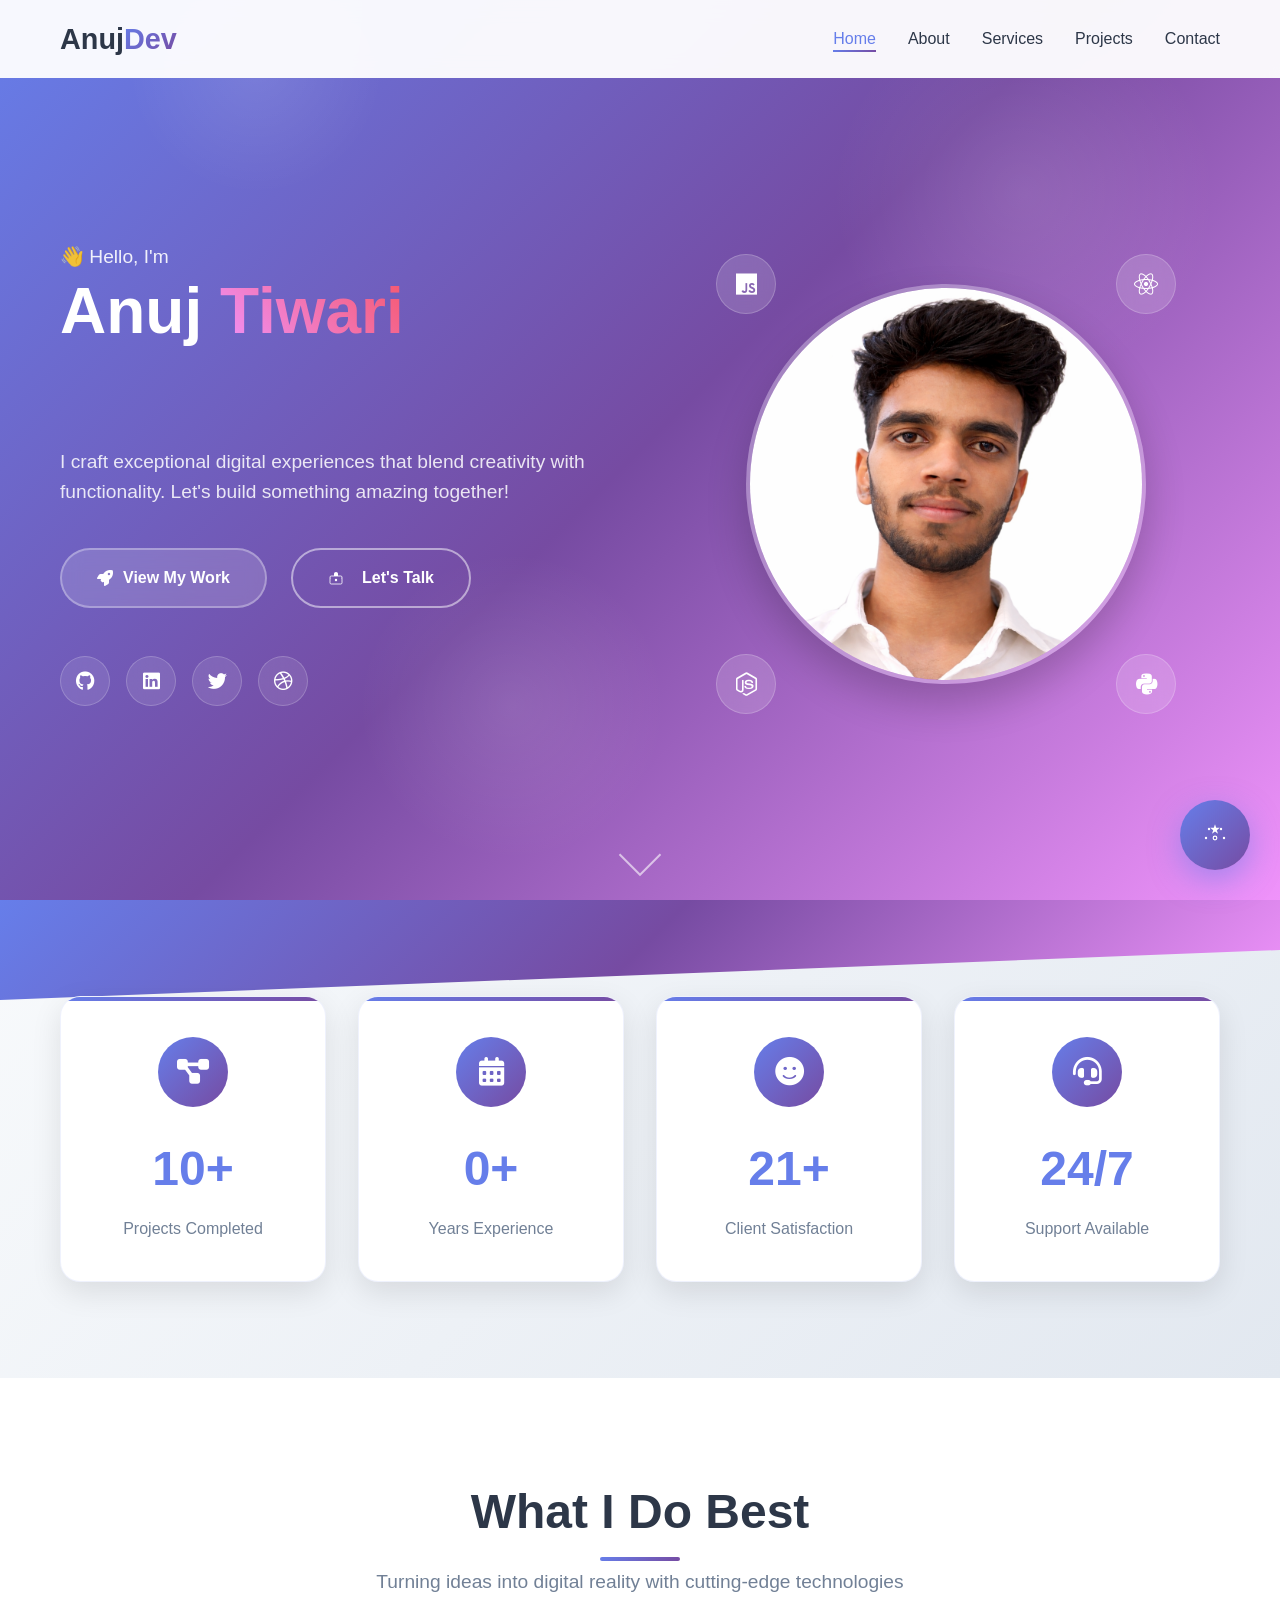
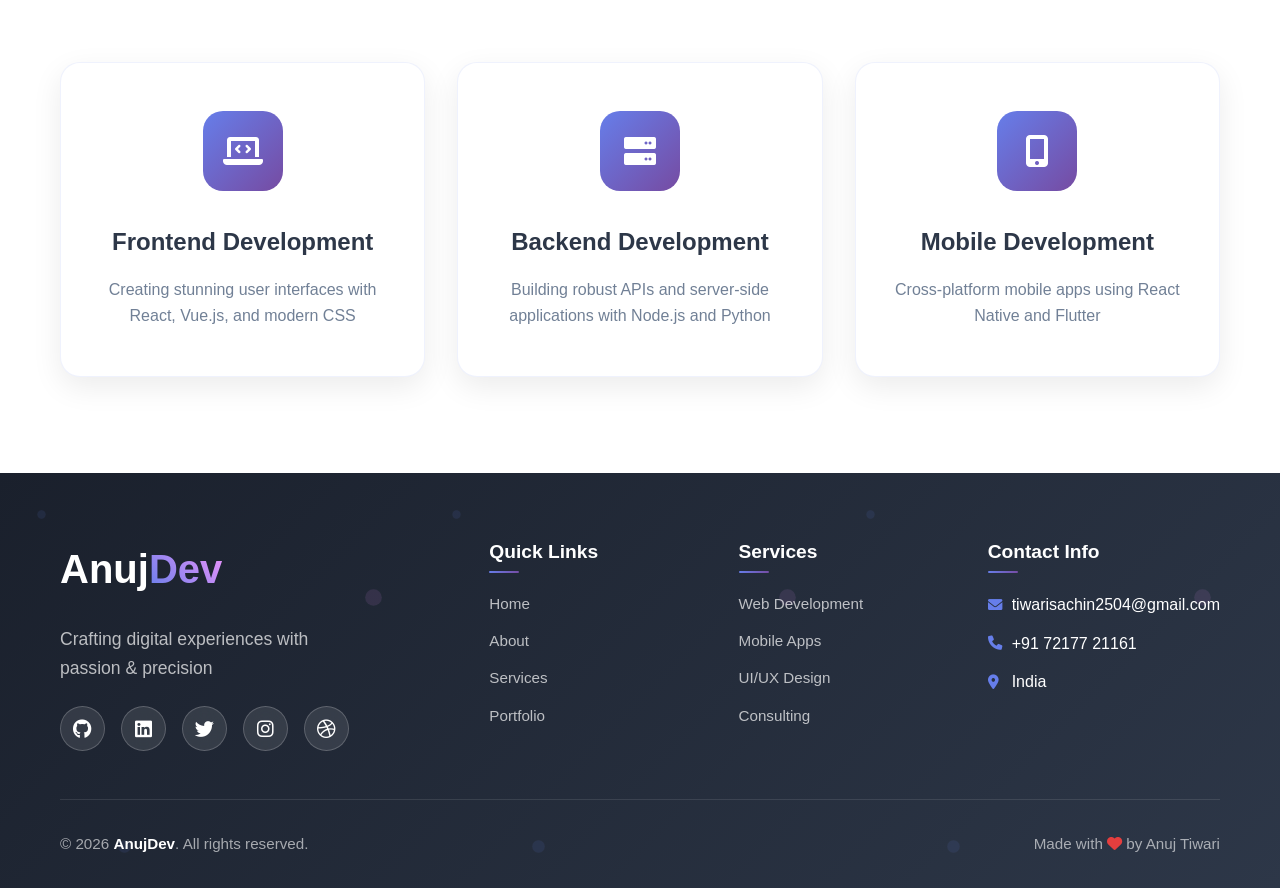
<file: index.html>
<!DOCTYPE html>
<html lang="en">
<head>
    <meta charset="UTF-8">
    <meta name="viewport" content="width=device-width, initial-scale=1.0">
    <title>Portfolio - Home</title>
    <link rel="stylesheet" href="css/style.css">
    <link href="https://cdnjs.cloudflare.com/ajax/libs/font-awesome/6.0.0/css/all.min.css" rel="stylesheet">
</head>
<body>
    <nav class="navbar">
        <div class="nav-container">
            <div class="logo">Anuj<span class="logo-accent">Dev</span></div>
            <ul class="nav-menu">
                <li><a href="index.html" class="active">Home</a></li>
                <li><a href="about.html">About</a></li>
                <li><a href="services.html">Services</a></li>
                <li><a href="portfolio.html">Projects</a></li>
                <li><a href="contact.html">Contact</a></li>
            </ul>
            <div class="hamburger">
                <span></span>
                <span></span>
                <span></span>
            </div>
        </div>
    </nav>

    <!-- Hero Section -->
    <section class="hero">
        <div class="hero-bg-animation"></div>
        <div class="container">
            <div class="hero-content">
                <div class="hero-text">
                    <div class="hero-greeting">👋 Hello, I'm</div>
                    <h1 class="hero-name">Anuj <span class="highlight">Tiwari</span></h1>
                    <div class="hero-roles">
                        <span class="role active">Full Stack Developer</span>
                        <span class="role">UI/UX Designer</span>
                        <span class="role">Problem Solver</span>
                    </div>
                    <p class="hero-description">I craft exceptional digital experiences that blend creativity with functionality. Let's build something amazing together!</p>
                    <div class="hero-buttons">
                        <a href="portfolio.html" class="btn btn-primary">
                            <i class="fas fa-rocket"></i>
                            View My Work
                        </a>
                        <a href="contact.html" class="btn btn-secondary">
                            <svg width="16" height="16" viewBox="0 0 40 40" fill="currentColor" style="margin-right: 8px;">
                                <rect x="5" y="15" width="30" height="20" rx="3" fill="none" stroke="currentColor" stroke-width="2"/>
                                <path d="M15 15V10C15 7 17 5 20 5S25 7 25 10V15"/>
                                <circle cx="20" cy="25" r="3"/>
                                <path d="M20 28V32"/>
                                <path d="M8 8L12 12"/>
                                <path d="M32 8L28 12"/>
                                <circle cx="6" cy="20" r="1"/>
                                <circle cx="34" cy="20" r="1"/>
                            </svg>
                            Let's Talk
                        </a>
                    </div>
                    <div class="hero-social">
                        <a href="https://github.com/Anuj-Tiwari2504" target="_blank" class="social-icon"><i class="fab fa-github"></i></a>
                        <a href="https://www.linkedin.com/in/anuj-tiwari-32aa5432b" target="_blank" class="social-icon"><i class="fab fa-linkedin"></i></a>
                        <a href="#" class="social-icon"><i class="fab fa-twitter"></i></a>
                        <a href="#" class="social-icon"><i class="fab fa-dribbble"></i></a>
                    </div>
                </div>
                <div class="hero-visual">
                    <div class="hero-image-container">
                        <div class="profile-image">
                            <img src="images/Profile.jpg" alt="Anuj Tiwari - Full Stack Developer" class="profile-photo">
                            <div class="floating-elements">
                                <div class="floating-icon" style="--delay: 0s"><i class="fab fa-react"></i></div>
                                <div class="floating-icon" style="--delay: 1s"><i class="fab fa-node-js"></i></div>
                                <div class="floating-icon" style="--delay: 2s"><i class="fab fa-python"></i></div>
                                <div class="floating-icon" style="--delay: 3s"><i class="fab fa-js"></i></div>
                            </div>
                        </div>
                    </div>
                </div>
            </div>
        </div>
        <div class="scroll-indicator">
            <div class="scroll-arrow"></div>
        </div>
    </section>

    <!-- Stats Section -->
    <section class="stats">
        <div class="container">
            <div class="stats-grid">
                <div class="stat-card">
                    <div class="stat-icon">
                        <i class="fas fa-project-diagram"></i>
                    </div>
                    <div class="stat-number" data-count="50">0</div>
                    <div class="stat-label">Projects Completed</div>
                </div>
                <div class="stat-card">
                    <div class="stat-icon">
                        <i class="fas fa-calendar-alt"></i>
                    </div>
                    <div class="stat-number" data-count="3">0</div>
                    <div class="stat-label">Years Experience</div>
                </div>
                <div class="stat-card">
                    <div class="stat-icon">
                        <i class="fas fa-smile"></i>
                    </div>
                    <div class="stat-number" data-count="100">0</div>
                    <div class="stat-label">Client Satisfaction</div>
                </div>
                <div class="stat-card">
                    <div class="stat-icon">
                        <i class="fas fa-headset"></i>
                    </div>
                    <div class="stat-number">24/7</div>
                    <div class="stat-label">Support Available</div>
                </div>
            </div>
        </div>
    </section>

    <!-- Skills Preview Section -->
    <section class="skills-preview">
        <div class="container">
            <div class="section-header">
                <h2>What I Do Best</h2>
                <p>Turning ideas into digital reality with cutting-edge technologies</p>
            </div>
            <div class="skills-grid">
                <div class="skill-card">
                    <div class="skill-icon">
                        <i class="fas fa-laptop-code"></i>
                    </div>
                    <h3>Frontend Development</h3>
                    <p>Creating stunning user interfaces with React, Vue.js, and modern CSS</p>
                </div>
                <div class="skill-card">
                    <div class="skill-icon">
                        <i class="fas fa-server"></i>
                    </div>
                    <h3>Backend Development</h3>
                    <p>Building robust APIs and server-side applications with Node.js and Python</p>
                </div>
                <div class="skill-card">
                    <div class="skill-icon">
                        <i class="fas fa-mobile-alt"></i>
                    </div>
                    <h3>Mobile Development</h3>
                    <p>Cross-platform mobile apps using React Native and Flutter</p>
                </div>
            </div>
        </div>
    </section>

    <footer class="footer">
        <div class="container">
            <div class="footer-content">
                <div class="footer-brand">
                    <div class="footer-logo">Anuj<span class="logo-accent">Dev</span></div>
                    <p class="footer-tagline">Crafting digital experiences with passion & precision</p>
                    <div class="footer-social">
                        <a href="https://github.com/Anuj-Tiwari2504" target="_blank" class="footer-social-link"><i class="fab fa-github"></i></a>
                        <a href="https://www.linkedin.com/in/anuj-tiwari-32aa5432b" target="_blank" class="footer-social-link"><i class="fab fa-linkedin"></i></a>
                        <a href="#" class="footer-social-link"><i class="fab fa-twitter"></i></a>
                        <a href="#" class="footer-social-link"><i class="fab fa-instagram"></i></a>
                        <a href="#" class="footer-social-link"><i class="fab fa-dribbble"></i></a>
                    </div>
                </div>
                <div class="footer-links">
                    <div class="footer-column">
                        <h4>Quick Links</h4>
                        <ul>
                            <li><a href="index.html">Home</a></li>
                            <li><a href="about.html">About</a></li>
                            <li><a href="services.html">Services</a></li>
                            <li><a href="portfolio.html">Portfolio</a></li>
                        </ul>
                    </div>
                    <div class="footer-column">
                        <h4>Services</h4>
                        <ul>
                            <li><a href="services.html">Web Development</a></li>
                            <li><a href="services.html">Mobile Apps</a></li>
                            <li><a href="services.html">UI/UX Design</a></li>
                            <li><a href="services.html">Consulting</a></li>
                        </ul>
                    </div>
                    <div class="footer-column">
                        <h4>Contact Info</h4>
                        <ul>
                            <li><i class="fas fa-envelope"></i> tiwarisachin2504@gmail.com</li>
                            <li><i class="fas fa-phone"></i> +91 72177 21161</li>
                            <li><i class="fas fa-map-marker-alt"></i> India</li>
                        </ul>
                    </div>
                </div>
            </div>
            <div class="footer-bottom">
                <div class="footer-copyright">
                    <p>&copy; 2026 <strong>AnujDev</strong>. All rights reserved.</p>
                </div>
                <div class="footer-credits">
                    <p>Made with <i class="fas fa-heart"></i> by Anuj Tiwari</p>
                </div>
            </div>
        </div>
    </footer>

    <!-- AI Assistant Contact Button -->
    <button onclick="toggleChatbot()" class="ai-contact-btn">
        <svg width="24" height="24" viewBox="0 0 40 40" fill="currentColor">
            <path d="M20 2L22 8H28L23 12L25 18L20 14L15 18L17 12L12 8H18L20 2Z"/>
            <circle cx="20" cy="25" r="3" fill="none" stroke="currentColor" stroke-width="2"/>
            <circle cx="10" cy="10" r="2"/>
            <circle cx="30" cy="10" r="2"/>
            <circle cx="35" cy="25" r="2"/>
            <circle cx="5" cy="25" r="2"/>
        </svg>
    </button>

    <!-- AI Chatbot -->
    <div id="chatbot" class="chatbot-container">
        <div class="chatbot-header">
            <div class="chatbot-title">
                <svg width="20" height="20" viewBox="0 0 40 40" fill="currentColor" style="margin-right: 8px;">
                    <path d="M20 2L22 8H28L23 12L25 18L20 14L15 18L17 12L12 8H18L20 2Z"/>
                    <circle cx="20" cy="25" r="3" fill="none" stroke="currentColor" stroke-width="2"/>
                    <circle cx="10" cy="10" r="2"/>
                    <circle cx="30" cy="10" r="2"/>
                </svg>
                AI Assistant
            </div>
            <button onclick="toggleChatbot()" class="chatbot-close">×</button>
        </div>
        <div class="chatbot-messages" id="chatMessages">
            <div class="message bot-message">
                <div class="message-content">Hi! I'm Anuj's AI Assistant. How can I help you today?</div>
            </div>
        </div>
        <div class="chatbot-input">
            <input type="text" id="chatInput" placeholder="Type your message..." onkeypress="handleKeyPress(event)">
            <button onclick="sendMessage()" class="send-btn">Send</button>
        </div>
    </div>

    <script src="js/script.js"></script>
    <script>
        function toggleChatbot() {
            const chatbot = document.getElementById('chatbot');
            chatbot.style.display = chatbot.style.display === 'none' ? 'flex' : 'none';
        }

        function handleKeyPress(event) {
            if (event.key === 'Enter') {
                sendMessage();
            }
        }

        function sendMessage() {
            const input = document.getElementById('chatInput');
            const messages = document.getElementById('chatMessages');
            const message = input.value.trim();
            
            if (message) {
                // Add user message
                messages.innerHTML += `<div class="message user-message"><div class="message-content">${message}</div></div>`;
                input.value = '';
                
                // Add bot response
                setTimeout(() => {
                    const response = getBotResponse(message);
                    messages.innerHTML += `<div class="message bot-message"><div class="message-content">${response}</div></div>`;
                    messages.scrollTop = messages.scrollHeight;
                }, 1000);
                
                messages.scrollTop = messages.scrollHeight;
            }
        }

        function getBotResponse(message) {
            const msg = message.toLowerCase();
            if (msg.includes('hello') || msg.includes('hi')) {
                return "Hello! I'm here to help you learn more about Anuj's services. What would you like to know?";
            } else if (msg.includes('service') || msg.includes('work')) {
                return "Anuj offers Web Development, Mobile Apps, UI/UX Design, and AI Solutions. Which service interests you?";
            } else if (msg.includes('contact') || msg.includes('reach')) {
                return "You can reach Anuj at tiwarisachin2504@gmail.com or +91 72177 21161. Would you like me to help you get in touch?";
            } else if (msg.includes('price') || msg.includes('cost')) {
                return "Pricing varies by project complexity. Web development starts from ₹15,000. Would you like a detailed quote?";
            } else if (msg.includes('experience')) {
                return "Anuj has 3+ years of experience in full-stack development with 50+ completed projects. Impressive, right?";
            } else {
                return "That's interesting! Feel free to ask about Anuj's services, experience, or how to get in touch. I'm here to help!";
            }
        }

        // Initially hide chatbot
        document.getElementById('chatbot').style.display = 'none';
        
        // Close hamburger menu when clicking outside
        document.addEventListener('click', function(event) {
            const navMenu = document.querySelector('.nav-menu');
            const hamburger = document.querySelector('.hamburger');
            
            if (!hamburger.contains(event.target) && !navMenu.contains(event.target)) {
                navMenu.classList.remove('active');
            }
        });
    </script></script>
</body>
</html>
</file>
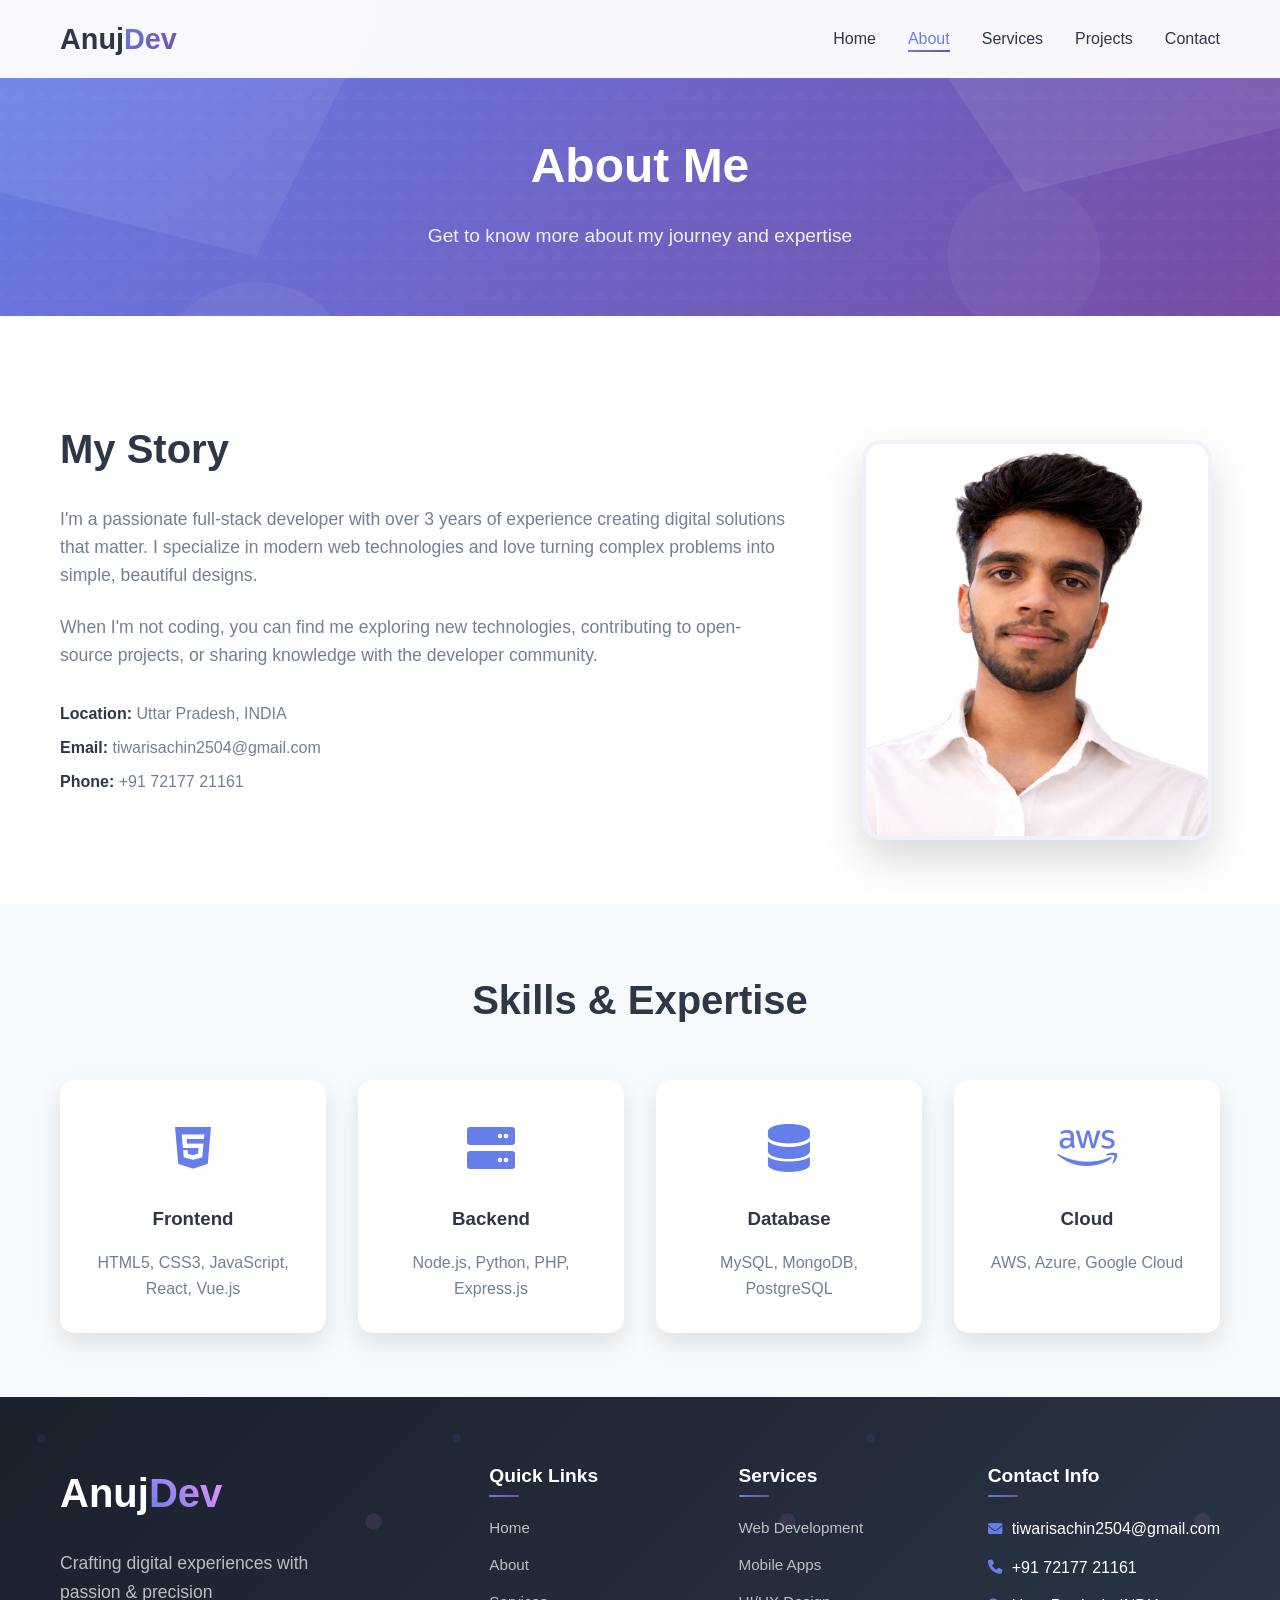
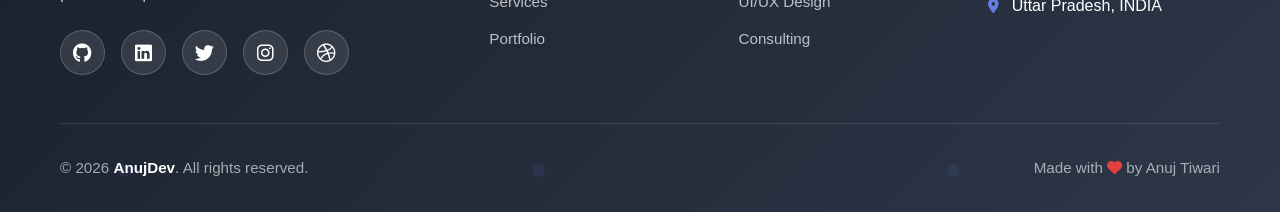
<file: about.html>
<!DOCTYPE html>
<html lang="en">
<head>
    <meta charset="UTF-8">
    <meta name="viewport" content="width=device-width, initial-scale=1.0">
    <title>AnujDev - About</title>
    <link rel="icon" type="image/svg+xml" href="data:image/svg+xml,<svg xmlns='http://www.w3.org/2000/svg' viewBox='0 0 100 100'><text y='.9em' font-size='90'>💻</text></svg>">
    <link rel="stylesheet" href="css/style.css">
    <link href="https://cdnjs.cloudflare.com/ajax/libs/font-awesome/6.0.0/css/all.min.css" rel="stylesheet">
</head>
<body>
    <nav class="navbar">
        <div class="nav-container">
            <div class="logo">Anuj<span class="logo-accent">Dev</span></div>
            <ul class="nav-menu">
                <li><a href="index.html">Home</a></li>
                <li><a href="about.html" class="active">About</a></li>
                <li><a href="services.html">Services</a></li>
                <li><a href="portfolio.html">Projects</a></li>
                <li><a href="contact.html">Contact</a></li>
            </ul>
            <div class="hamburger">
                <span></span>
                <span></span>
                <span></span>
            </div>
        </div>
    </nav>

    <section class="page-header">
        <div class="container">
            <h1>About Me</h1>
            <p>Get to know more about my journey and expertise</p>
        </div>
    </section>

    <section class="about-content">
        <div class="container">
            <div class="about-grid">
                <div class="about-text">
                    <h2>My Story</h2>
                    <p>I'm a passionate full-stack developer with over 3 years of experience creating digital solutions that matter. I specialize in modern web technologies and love turning complex problems into simple, beautiful designs.</p>
                    <p>When I'm not coding, you can find me exploring new technologies, contributing to open-source projects, or sharing knowledge with the developer community.</p>
                    <div class="personal-info">
                        <div class="info-item">
                            <strong>Location:</strong> Uttar Pradesh, INDIA
                        </div>
                        <div class="info-item">
                            <strong>Email:</strong> tiwarisachin2504@gmail.com
                        </div>
                        <div class="info-item">
                            <strong>Phone:</strong> +91 72177 21161
                        </div>
                    </div>
                </div>
                <div class="about-image">
                    <img src="images/Profile.jpg" alt="Anuj Tiwari" class="about-profile-photo">
                </div>
            </div>
        </div>
    </section>

    <section class="skills">
        <div class="container">
            <h2>Skills & Expertise</h2>
            <div class="skills-grid">
                <div class="skill-item">
                    <div class="skill-icon">
                        <i class="fab fa-html5"></i>
                    </div>
                    <h3>Frontend</h3>
                    <p>HTML5, CSS3, JavaScript, React, Vue.js</p>
                </div>
                <div class="skill-item">
                    <div class="skill-icon">
                        <i class="fas fa-server"></i>
                    </div>
                    <h3>Backend</h3>
                    <p>Node.js, Python, PHP, Express.js</p>
                </div>
                <div class="skill-item">
                    <div class="skill-icon">
                        <i class="fas fa-database"></i>
                    </div>
                    <h3>Database</h3>
                    <p>MySQL, MongoDB, PostgreSQL</p>
                </div>
                <div class="skill-item">
                    <div class="skill-icon">
                        <i class="fab fa-aws"></i>
                    </div>
                    <h3>Cloud</h3>
                    <p>AWS, Azure, Google Cloud</p>
                </div>
            </div>
        </div>
    </section>

    <footer class="footer">
        <div class="container">
            <div class="footer-content">
                <div class="footer-brand">
                    <div class="footer-logo">Anuj<span class="logo-accent">Dev</span></div>
                    <p class="footer-tagline">Crafting digital experiences with passion & precision</p>
                    <div class="footer-social">
                        <a href="https://github.com/Anuj-Tiwari2504" target="_blank" class="footer-social-link"><i class="fab fa-github"></i></a>
                        <a href="https://www.linkedin.com/in/anuj-tiwari-32aa5432b" target="_blank" class="footer-social-link"><i class="fab fa-linkedin"></i></a>
                        <a href="#" class="footer-social-link"><i class="fab fa-twitter"></i></a>
                        <a href="#" class="footer-social-link"><i class="fab fa-instagram"></i></a>
                        <a href="#" class="footer-social-link"><i class="fab fa-dribbble"></i></a>
                    </div>
                </div>
                <div class="footer-links">
                    <div class="footer-column">
                        <h4>Quick Links</h4>
                        <ul>
                            <li><a href="index.html">Home</a></li>
                            <li><a href="about.html">About</a></li>
                            <li><a href="services.html">Services</a></li>
                            <li><a href="portfolio.html">Portfolio</a></li>
                        </ul>
                    </div>
                    <div class="footer-column">
                        <h4>Services</h4>
                        <ul>
                            <li><a href="services.html">Web Development</a></li>
                            <li><a href="services.html">Mobile Apps</a></li>
                            <li><a href="services.html">UI/UX Design</a></li>
                            <li><a href="services.html">Consulting</a></li>
                        </ul>
                    </div>
                    <div class="footer-column">
                        <h4>Contact Info</h4>
                        <ul>
                            <li><i class="fas fa-envelope"></i> tiwarisachin2504@gmail.com</li>
                            <li><i class="fas fa-phone"></i> +91 72177 21161</li>
                            <li><i class="fas fa-map-marker-alt"></i> Uttar Pradesh, INDIA</li>
                        </ul>
                    </div>
                </div>
            </div>
            <div class="footer-bottom">
                <div class="footer-copyright">
                    <p>&copy; 2026 <strong>AnujDev</strong>. All rights reserved.</p>
                </div>
                <div class="footer-credits">
                    <p>Made with <i class="fas fa-heart"></i> by Anuj Tiwari</p>
                </div>
            </div>
        </div>
    </footer>

    <script src="js/script.js"></script>
</body>
</html>
</file>
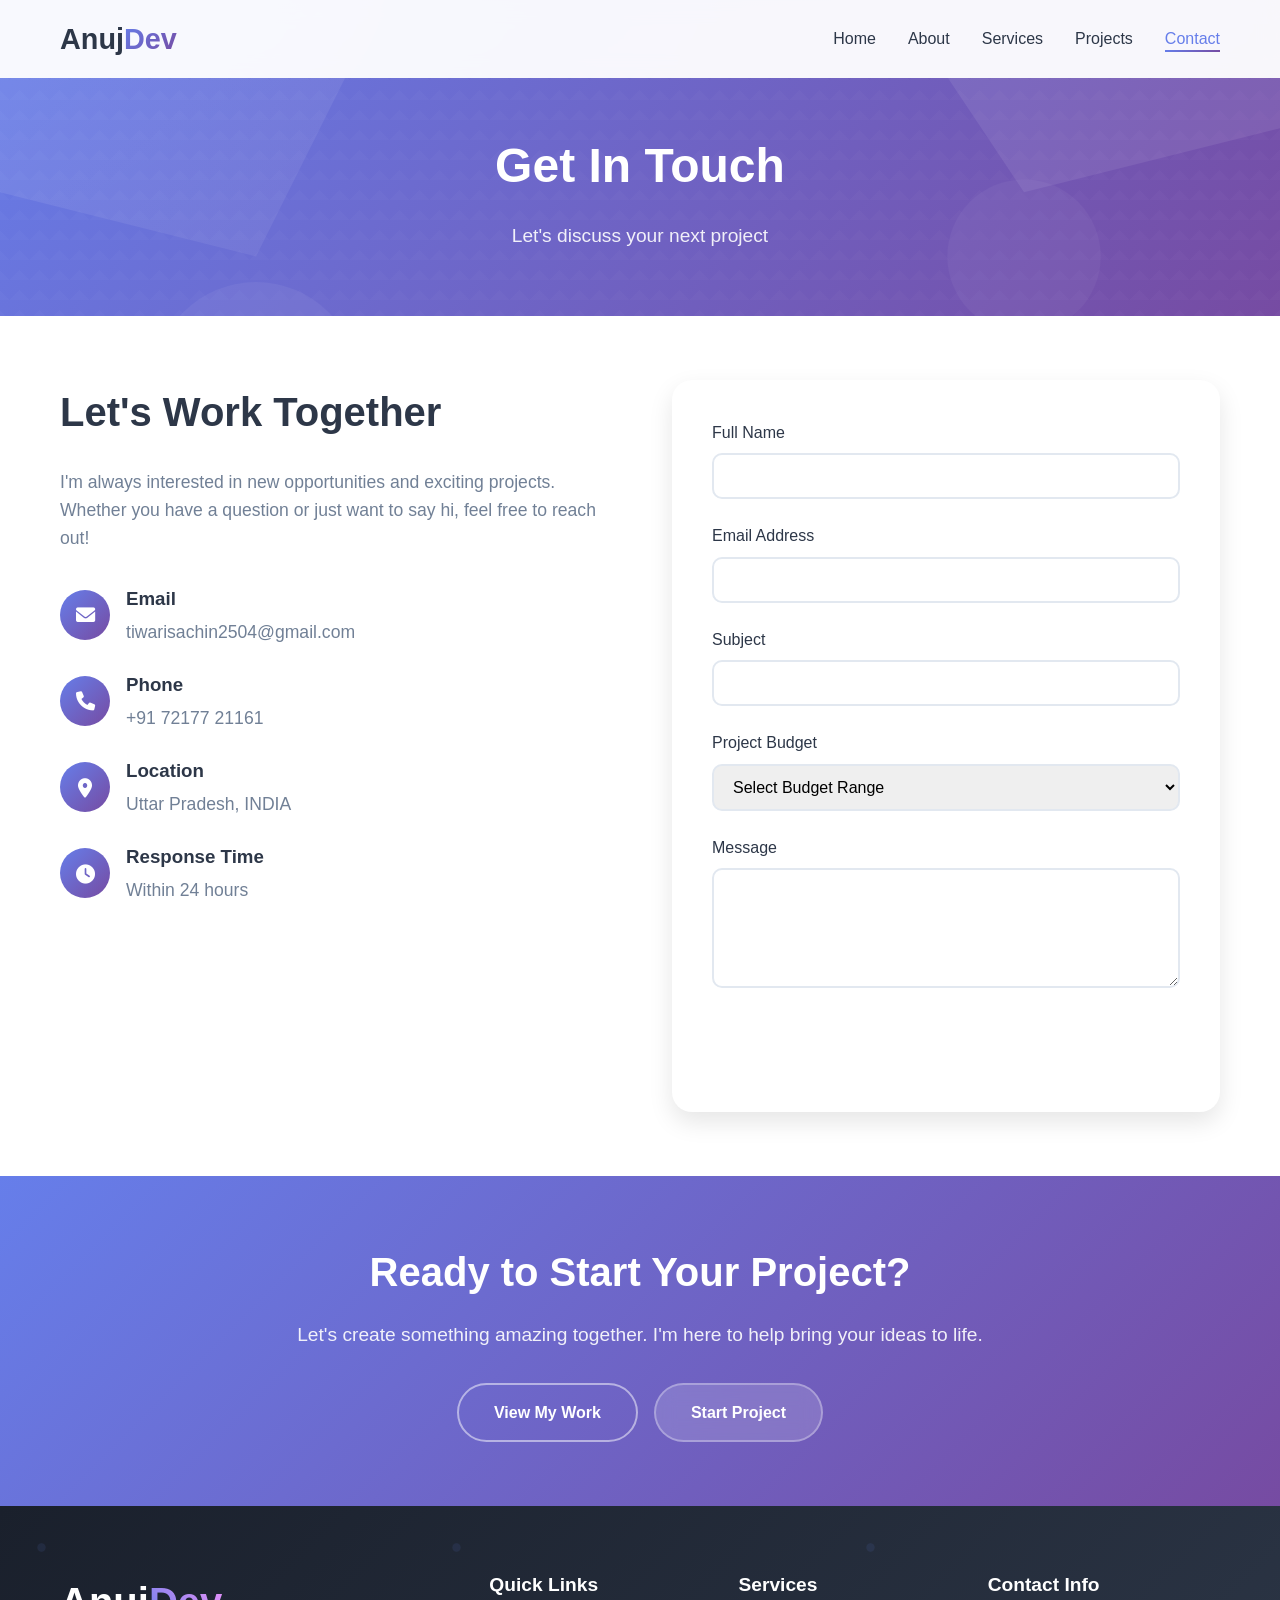
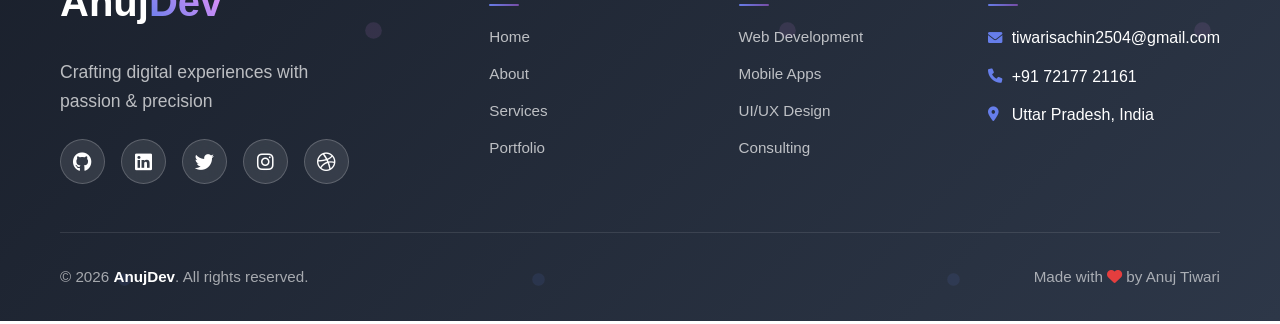
<file: contact.html>
<!DOCTYPE html>
<html lang="en">
<head>
    <meta charset="UTF-8">
    <meta name="viewport" content="width=device-width, initial-scale=1.0">
    <title>AnujDev - Contact</title>
    <link rel="icon" type="image/svg+xml" href="data:image/svg+xml,<svg xmlns='http://www.w3.org/2000/svg' viewBox='0 0 100 100'><text y='.9em' font-size='90'>💻</text></svg>">
    <link rel="stylesheet" href="css/style.css">
    <link href="https://cdnjs.cloudflare.com/ajax/libs/font-awesome/6.0.0/css/all.min.css" rel="stylesheet">
</head>
<body>
    <nav class="navbar">
        <div class="nav-container">
            <div class="logo">Anuj<span class="logo-accent">Dev</span></div>
            <ul class="nav-menu">
                <li><a href="index.html">Home</a></li>
                <li><a href="about.html">About</a></li>
                <li><a href="services.html">Services</a></li>
                <li><a href="portfolio.html">Projects</a></li>
                <li><a href="contact.html" class="active">Contact</a></li>
            </ul>
            <div class="hamburger">
                <span></span>
                <span></span>
                <span></span>
            </div>
        </div>
    </nav>

    <section class="page-header">
        <div class="container">
            <h1>Get In Touch</h1>
            <p>Let's discuss your next project</p>
        </div>
    </section>

    <section class="contact-section">
        <div class="container">
            <div class="contact-grid">
                <div class="contact-info">
                    <h2>Let's Work Together</h2>
                    <p>I'm always interested in new opportunities and exciting projects. Whether you have a question or just want to say hi, feel free to reach out!</p>
                    
                    <div class="contact-items">
                        <div class="contact-item">
                            <div class="contact-icon">
                                <i class="fas fa-envelope"></i>
                            </div>
                            <div class="contact-details">
                                <h3>Email</h3>
                                <p>tiwarisachin2504@gmail.com</p>
                            </div>
                        </div>
                        
                        <div class="contact-item">
                            <div class="contact-icon">
                                <i class="fas fa-phone"></i>
                            </div>
                            <div class="contact-details">
                                <h3>Phone</h3>
                                <p>+91 72177 21161</p>
                            </div>
                        </div>
                        
                        <div class="contact-item">
                            <div class="contact-icon">
                                <i class="fas fa-map-marker-alt"></i>
                            </div>
                            <div class="contact-details">
                                <h3>Location</h3>
                                <p>Uttar Pradesh, INDIA</p>
                            </div>
                        </div>
                        
                        <div class="contact-item">
                            <div class="contact-icon">
                                <i class="fas fa-clock"></i>
                            </div>
                            <div class="contact-details">
                                <h3>Response Time</h3>
                                <p>Within 24 hours</p>
                            </div>
                        </div>
                    </div>
                </div>

                <div class="contact-form">
                    <form id="contactForm">
                        <div class="form-group">
                            <label for="name">Full Name</label>
                            <input type="text" id="name" name="name" required>
                        </div>
                        
                        <div class="form-group">
                            <label for="email">Email Address</label>
                            <input type="email" id="email" name="email" required>
                        </div>
                        
                        <div class="form-group">
                            <label for="subject">Subject</label>
                            <input type="text" id="subject" name="subject" required>
                        </div>
                        
                        <div class="form-group">
                            <label for="budget">Project Budget</label>
                            <select id="budget" name="budget">
                                <option value="">Select Budget Range</option>
                                <option value="under-1k">Under $1,000</option>
                                <option value="1k-5k">$1,000 - $5,000</option>
                                <option value="5k-10k">$5,000 - $10,000</option>
                                <option value="10k-plus">$10,000+</option>
                            </select>
                        </div>
                        
                        <div class="form-group">
                            <label for="message">Message</label>
                            <textarea id="message" name="message" rows="5" required></textarea>
                        </div>
                        
                        <button type="submit" class="btn btn-primary">Send Message</button>
                    </form>
                </div>
            </div>
        </div>
    </section>

    <section class="cta-section">
        <div class="container">
            <div class="cta-content">
                <h2>Ready to Start Your Project?</h2>
                <p>Let's create something amazing together. I'm here to help bring your ideas to life.</p>
                <div class="cta-buttons">
                    <a href="portfolio.html" class="btn btn-secondary">View My Work</a>
                    <a href="#" class="btn btn-primary" onclick="document.getElementById('contactForm').scrollIntoView()">Start Project</a>
                </div>
            </div>
        </div>
    </section>

    <footer class="footer">
        <div class="container">
            <div class="footer-content">
                <div class="footer-brand">
                    <div class="footer-logo">Anuj<span class="logo-accent">Dev</span></div>
                    <p class="footer-tagline">Crafting digital experiences with passion & precision</p>
                    <div class="footer-social">
                        <a href="https://github.com/Anuj-Tiwari2504" target="_blank" class="footer-social-link"><i class="fab fa-github"></i></a>
                        <a href="https://www.linkedin.com/in/anuj-tiwari-32aa5432b" target="_blank" class="footer-social-link"><i class="fab fa-linkedin"></i></a>
                        <a href="#" class="footer-social-link"><i class="fab fa-twitter"></i></a>
                        <a href="#" class="footer-social-link"><i class="fab fa-instagram"></i></a>
                        <a href="#" class="footer-social-link"><i class="fab fa-dribbble"></i></a>
                    </div>
                </div>
                <div class="footer-links">
                    <div class="footer-column">
                        <h4>Quick Links</h4>
                        <ul>
                            <li><a href="index.html">Home</a></li>
                            <li><a href="about.html">About</a></li>
                            <li><a href="services.html">Services</a></li>
                            <li><a href="portfolio.html">Portfolio</a></li>
                        </ul>
                    </div>
                    <div class="footer-column">
                        <h4>Services</h4>
                        <ul>
                            <li><a href="services.html">Web Development</a></li>
                            <li><a href="services.html">Mobile Apps</a></li>
                            <li><a href="services.html">UI/UX Design</a></li>
                            <li><a href="services.html">Consulting</a></li>
                        </ul>
                    </div>
                    <div class="footer-column">
                        <h4>Contact Info</h4>
                        <ul>
                            <li><i class="fas fa-envelope"></i> tiwarisachin2504@gmail.com</li>
                            <li><i class="fas fa-phone"></i> +91 72177 21161</li>
                            <li><i class="fas fa-map-marker-alt"></i> Uttar Pradesh, India</li>
                        </ul>
                    </div>
                </div>
            </div>
            <div class="footer-bottom">
                <div class="footer-copyright">
                    <p>&copy; 2026 <strong>AnujDev</strong>. All rights reserved.</p>
                </div>
                <div class="footer-credits">
                    <p>Made with <i class="fas fa-heart"></i> by Anuj Tiwari</p>
                </div>
            </div>
        </div>
    </footer>

    <script src="js/script.js"></script>
</body>
</html>
</file>
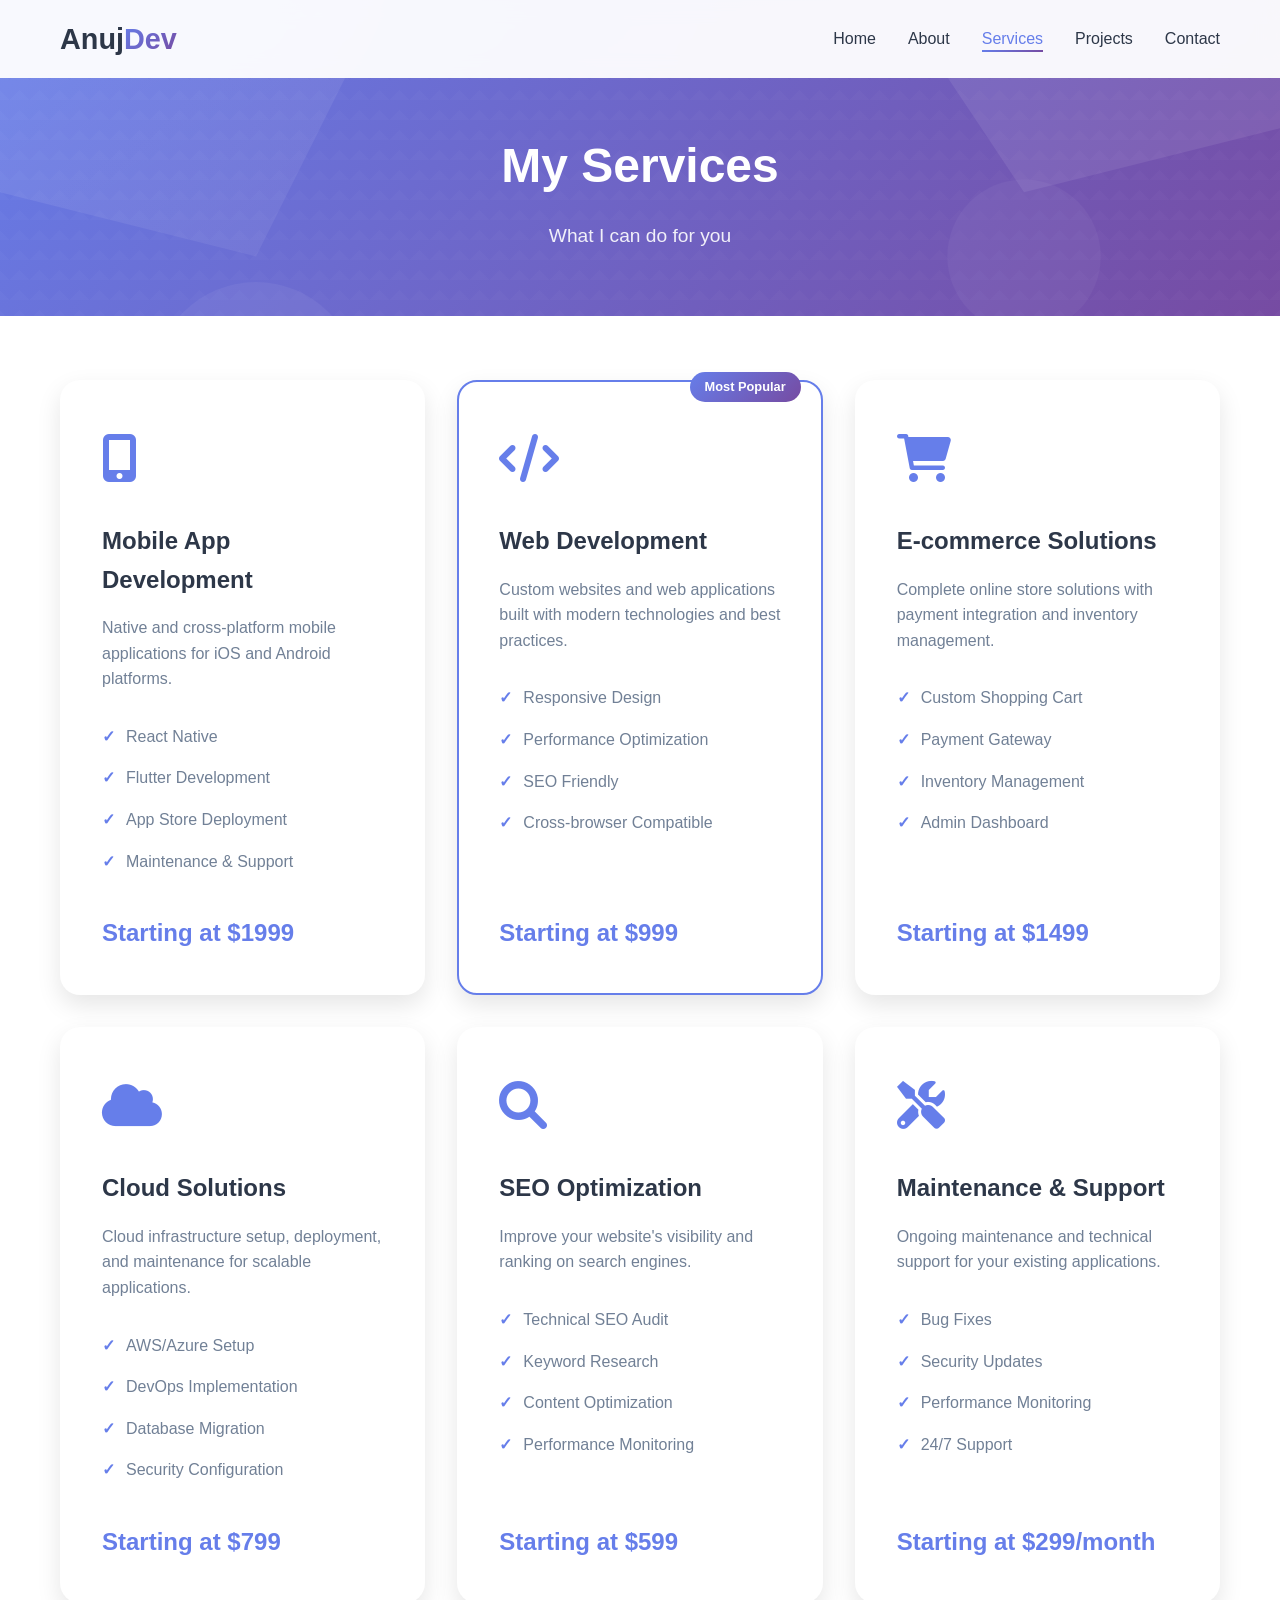
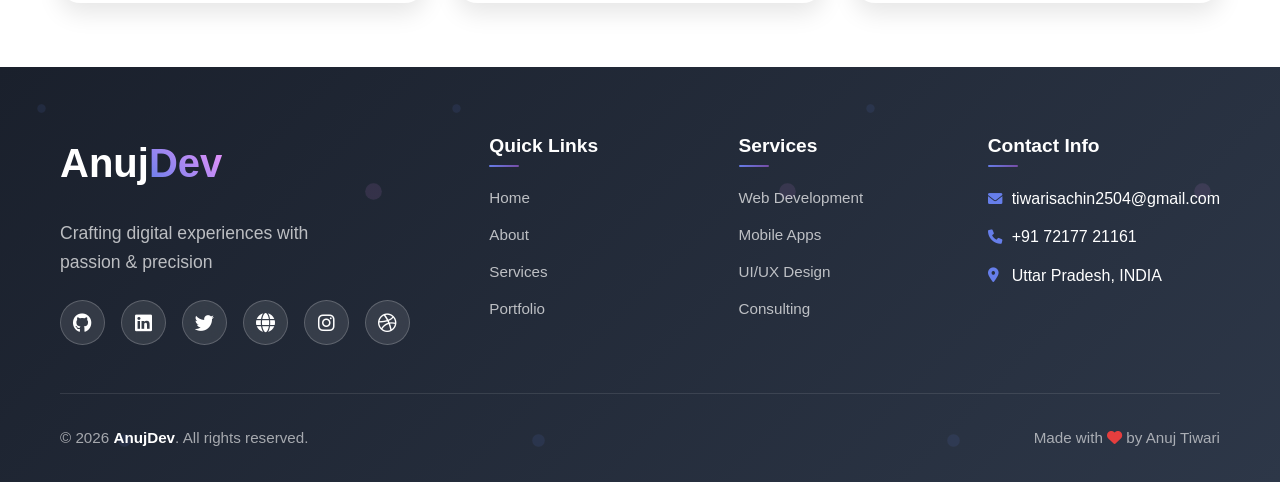
<file: services.html>
<!DOCTYPE html>
<html lang="en">
<head>
    <meta charset="UTF-8">
    <meta name="viewport" content="width=device-width, initial-scale=1.0">
    <title>AnujDev - Services</title>
    <link rel="icon" type="image/svg+xml" href="data:image/svg+xml,<svg xmlns='http://www.w3.org/2000/svg' viewBox='0 0 100 100'><text y='.9em' font-size='90'>💻</text></svg>">
    <link rel="stylesheet" href="css/style.css">
    <link href="https://cdnjs.cloudflare.com/ajax/libs/font-awesome/6.0.0/css/all.min.css" rel="stylesheet">
</head>
<body>
    <nav class="navbar">
        <div class="nav-container">
            <div class="logo">Anuj<span class="logo-accent">Dev</span></div>
            <ul class="nav-menu">
                <li><a href="index.html">Home</a></li>
                <li><a href="about.html">About</a></li>
                <li><a href="services.html" class="active">Services</a></li>
                <li><a href="portfolio.html">Projects</a></li>
                <li><a href="contact.html">Contact</a></li>
            </ul>
            <div class="hamburger">
                <span></span>
                <span></span>
                <span></span>
            </div>
        </div>
    </nav>

    <section class="page-header">
        <div class="container">
            <h1>My Services</h1>
            <p>What I can do for you</p>
        </div>
    </section>

    <section class="services">
        <div class="container">
            <div class="services-grid">
                <div class="service-card">
                    <div class="service-icon">
                        <i class="fas fa-mobile-alt"></i>
                    </div>
                    <h3>Mobile App Development</h3>
                    <p>Native and cross-platform mobile applications for iOS and Android platforms.</p>
                    <ul>
                        <li>React Native</li>
                        <li>Flutter Development</li>
                        <li>App Store Deployment</li>
                        <li>Maintenance & Support</li>
                    </ul>
                    <div class="service-price">Starting at $1999</div>
                </div>

                <div class="service-card featured">
                    <div class="service-icon">
                        <i class="fas fa-code"></i>
                    </div>
                    <h3>Web Development</h3>
                    <p>Custom websites and web applications built with modern technologies and best practices.</p>
                    <ul>
                        <li>Responsive Design</li>
                        <li>Performance Optimization</li>
                        <li>SEO Friendly</li>
                        <li>Cross-browser Compatible</li>
                    </ul>
                    <div class="service-price">Starting at $999</div>
                    <div class="popular-badge">Most Popular</div>
                </div>

                <div class="service-card">
                    <div class="service-icon">
                        <i class="fas fa-shopping-cart"></i>
                    </div>
                    <h3>E-commerce Solutions</h3>
                    <p>Complete online store solutions with payment integration and inventory management.</p>
                    <ul>
                        <li>Custom Shopping Cart</li>
                        <li>Payment Gateway</li>
                        <li>Inventory Management</li>
                        <li>Admin Dashboard</li>
                    </ul>
                    <div class="service-price">Starting at $1499</div>
                </div>

                <div class="service-card">
                    <div class="service-icon">
                        <i class="fas fa-cloud"></i>
                    </div>
                    <h3>Cloud Solutions</h3>
                    <p>Cloud infrastructure setup, deployment, and maintenance for scalable applications.</p>
                    <ul>
                        <li>AWS/Azure Setup</li>
                        <li>DevOps Implementation</li>
                        <li>Database Migration</li>
                        <li>Security Configuration</li>
                    </ul>
                    <div class="service-price">Starting at $799</div>
                </div>

                <div class="service-card">
                    <div class="service-icon">
                        <i class="fas fa-search"></i>
                    </div>
                    <h3>SEO Optimization</h3>
                    <p>Improve your website's visibility and ranking on search engines.</p>
                    <ul>
                        <li>Technical SEO Audit</li>
                        <li>Keyword Research</li>
                        <li>Content Optimization</li>
                        <li>Performance Monitoring</li>
                    </ul>
                    <div class="service-price">Starting at $599</div>
                </div>

                <div class="service-card">
                    <div class="service-icon">
                        <i class="fas fa-tools"></i>
                    </div>
                    <h3>Maintenance & Support</h3>
                    <p>Ongoing maintenance and technical support for your existing applications.</p>
                    <ul>
                        <li>Bug Fixes</li>
                        <li>Security Updates</li>
                        <li>Performance Monitoring</li>
                        <li>24/7 Support</li>
                    </ul>
                    <div class="service-price">Starting at $299/month</div>
                </div>
            </div>
        </div>
    </section>

    <footer class="footer">
        <div class="container">
            <div class="footer-content">
                <div class="footer-brand">
                    <div class="footer-logo">Anuj<span class="logo-accent">Dev</span></div>
                    <p class="footer-tagline">Crafting digital experiences with passion & precision</p>
                    <div class="footer-social">
                        <a href="https://github.com/Anuj-Tiwari2504" target="_blank" class="footer-social-link"><i class="fab fa-github"></i></a>
                        <a href="https://www.linkedin.com/in/anuj-tiwari-32aa5432b" target="_blank" class="footer-social-link"><i class="fab fa-linkedin"></i></a>
                        <a href="#" class="footer-social-link"><i class="fab fa-twitter"></i></a>
                        <a href="https://anuj-tiwari2504.github.io/DesiMart/" target="_blank" class="footer-social-link"><i class="fas fa-globe"></i></a>
                        <a href="#" class="footer-social-link"><i class="fab fa-instagram"></i></a>
                        <a href="#" class="footer-social-link"><i class="fab fa-dribbble"></i></a>
                    </div>
                </div>
                <div class="footer-links">
                    <div class="footer-column">
                        <h4>Quick Links</h4>
                        <ul>
                            <li><a href="index.html">Home</a></li>
                            <li><a href="about.html">About</a></li>
                            <li><a href="services.html">Services</a></li>
                            <li><a href="portfolio.html">Portfolio</a></li>
                        </ul>
                    </div>
                    <div class="footer-column">
                        <h4>Services</h4>
                        <ul>
                            <li><a href="services.html">Web Development</a></li>
                            <li><a href="services.html">Mobile Apps</a></li>
                            <li><a href="services.html">UI/UX Design</a></li>
                            <li><a href="services.html">Consulting</a></li>
                        </ul>
                    </div>
                    <div class="footer-column">
                        <h4>Contact Info</h4>
                        <ul>
                            <li><i class="fas fa-envelope"></i> tiwarisachin2504@gmail.com</li>
                            <li><i class="fas fa-phone"></i> +91 72177 21161</li>
                            <li><i class="fas fa-map-marker-alt"></i> Uttar Pradesh, INDIA</li>
                        </ul>
                    </div>
                </div>
            </div>
            <div class="footer-bottom">
                <div class="footer-copyright">
                    <p>&copy; 2026 <strong>AnujDev</strong>. All rights reserved.</p>
                </div>
                <div class="footer-credits">
                    <p>Made with <i class="fas fa-heart"></i> by Anuj Tiwari</p>
                </div>
            </div>
        </div>
    </footer>

    <script src="js/script.js"></script>
</body>
</html>
</file>
<file: css/style.css>
* {
    margin: 0;
    padding: 0;
    box-sizing: border-box;
}

:root {
    --primary-color: #667eea;
    --secondary-color: #764ba2;
    --accent-color: #f093fb;
    --text-dark: #2d3748;
    --text-light: #718096;
    --bg-light: #f7fafc;
    --white: #ffffff;
    --shadow: 0 10px 25px rgba(0,0,0,0.1);
    --gradient: linear-gradient(135deg, var(--primary-color) 0%, var(--secondary-color) 100%);
    --gradient-hover: linear-gradient(135deg, var(--secondary-color) 0%, var(--primary-color) 100%);
}

body {
    font-family: 'Inter', -apple-system, BlinkMacSystemFont, sans-serif;
    line-height: 1.6;
    color: var(--text-dark);
    overflow-x: hidden;
}

.container {
    max-width: 1200px;
    margin: 0 auto;
    padding: 0 20px;
}

/* Navigation */
.navbar {
    position: fixed;
    top: 0;
    width: 100%;
    background: rgba(255, 255, 255, 0.95);
    backdrop-filter: blur(10px);
    z-index: 1000;
    padding: 1rem 0;
    transition: all 0.3s ease;
}

.nav-container {
    max-width: 1200px;
    margin: 0 auto;
    padding: 0 20px;
    display: flex;
    justify-content: space-between;
    align-items: center;
}

.logo {
    font-size: 1.8rem;
    font-weight: 800;
    color: var(--text-dark);
}

.logo-accent {
    background: var(--gradient);
    -webkit-background-clip: text;
    -webkit-text-fill-color: transparent;
    background-clip: text;
}

.highlight {
    background: linear-gradient(45deg, #f093fb, #f5576c);
    -webkit-background-clip: text;
    -webkit-text-fill-color: transparent;
    background-clip: text;
}

.nav-menu {
    display: flex;
    list-style: none;
    gap: 2rem;
}

.nav-menu a {
    text-decoration: none;
    color: var(--text-dark);
    font-weight: 500;
    transition: all 0.3s ease;
    position: relative;
}

.nav-menu a:hover,
.nav-menu a.active {
    color: var(--primary-color);
}

.nav-menu a::after {
    content: '';
    position: absolute;
    bottom: -5px;
    left: 0;
    width: 0;
    height: 2px;
    background: var(--gradient);
    transition: width 0.3s ease;
}

.nav-menu a:hover::after,
.nav-menu a.active::after {
    width: 100%;
}

.hamburger {
    display: none;
    flex-direction: column;
    cursor: pointer;
}

.hamburger span {
    width: 25px;
    height: 3px;
    background: var(--text-dark);
    margin: 3px 0;
    transition: 0.3s;
}

/* Hero Section */
.hero {
    min-height: 100vh;
    display: flex;
    align-items: center;
    position: relative;
    background: linear-gradient(135deg, #667eea 0%, #764ba2 50%, #f093fb 100%);
    overflow: hidden;
}

.hero-bg-animation {
    position: absolute;
    top: 0;
    left: 0;
    width: 100%;
    height: 100%;
    background: url('data:image/svg+xml,<svg xmlns="http://www.w3.org/2000/svg" viewBox="0 0 1000 1000"><defs><radialGradient id="a" cx=".5" cy=".5" r=".5"><stop offset="0%" stop-color="%23ffffff" stop-opacity=".1"/><stop offset="100%" stop-color="%23ffffff" stop-opacity="0"/></radialGradient></defs><circle cx="200" cy="200" r="100" fill="url(%23a)"/><circle cx="800" cy="300" r="150" fill="url(%23a)"/><circle cx="400" cy="700" r="120" fill="url(%23a)"/></svg>') no-repeat center center;
    background-size: cover;
    animation: float 20s ease-in-out infinite;
}

.hero-content {
    display: grid;
    grid-template-columns: 1fr 1fr;
    gap: 4rem;
    align-items: center;
    position: relative;
    z-index: 2;
    margin-top: 3rem;
}

.hero-greeting {
    font-size: 1.2rem;
    color: rgba(255, 255, 255, 0.9);
    margin-bottom: 0.2rem;
    font-weight: 500;
}

.hero-name {
    font-size: 4rem;
    font-weight: 800;
    color: white;
    margin-bottom: 1rem;
    line-height: 1.1;
}

.hero-roles {
    height: 60px;
    margin-bottom: 1.5rem;
    position: relative;
    overflow: hidden;
}

.role {
    position: absolute;
    font-size: 1.8rem;
    font-weight: 600;
    color: #f093fb;
    opacity: 0;
    transform: translateY(60px);
    animation: roleRotate 6s infinite;
}

.role:nth-child(1) { animation-delay: 0s; }
.role:nth-child(2) { animation-delay: 2s; }
.role:nth-child(3) { animation-delay: 4s; }

@keyframes roleRotate {
    0%, 33% { opacity: 1; transform: translateY(0); }
    34%, 100% { opacity: 0; transform: translateY(-60px); }
}

.hero-description {
    font-size: 1.2rem;
    color: rgba(255, 255, 255, 0.85);
    margin-bottom: 2.5rem;
    line-height: 1.6;
}

.hero-buttons {
    display: flex;
    gap: 1.5rem;
    margin-bottom: 3rem;
    flex-wrap: wrap;
}

.btn {
    padding: 15px 35px;
    border-radius: 50px;
    text-decoration: none;
    font-weight: 600;
    font-size: 1rem;
    transition: all 0.3s ease;
    display: inline-flex;
    align-items: center;
    gap: 10px;
    border: none;
    cursor: pointer;
    position: relative;
    overflow: hidden;
}

.btn::before {
    content: '';
    position: absolute;
    top: 0;
    left: -100%;
    width: 100%;
    height: 100%;
    background: linear-gradient(90deg, transparent, rgba(255,255,255,0.2), transparent);
    transition: left 0.5s;
}

.btn:hover::before {
    left: 100%;
}

.btn-primary {
    background: rgba(255, 255, 255, 0.15);
    color: white;
    border: 2px solid rgba(255, 255, 255, 0.3);
    backdrop-filter: blur(10px);
}

.btn-primary:hover {
    background: rgba(255, 255, 255, 0.25);
    transform: translateY(-3px);
    box-shadow: 0 10px 30px rgba(0,0,0,0.2);
}

.btn-secondary {
    background: transparent;
    color: white;
    border: 2px solid rgba(255, 255, 255, 0.5);
}

.btn-secondary:hover {
    background: rgba(255, 255, 255, 0.1);
    transform: translateY(-3px);
}

.btn-large {
    padding: 18px 40px;
    font-size: 1.1rem;
}

.hero-social {
    display: flex;
    gap: 1rem;
}

.social-icon {
    width: 50px;
    height: 50px;
    background: rgba(255, 255, 255, 0.1);
    color: white;
    border-radius: 50%;
    display: flex;
    align-items: center;
    justify-content: center;
    text-decoration: none;
    font-size: 1.2rem;
    transition: all 0.3s ease;
    backdrop-filter: blur(10px);
    border: 1px solid rgba(255, 255, 255, 0.2);
}

.social-icon:hover {
    background: rgba(255, 255, 255, 0.2);
    transform: translateY(-3px) scale(1.1);
}

.hero-visual {
    display: flex;
    justify-content: center;
    align-items: center;
}

.hero-image-container {
    position: relative;
    margin-top: 20px;
}

.profile-image {
    width: 400px;
    height: 400px;
    position: relative;
}

.profile-photo {
    width: 100%;
    height: 100%;
    object-fit: cover;
    object-position: center top;
    border-radius: 50%;
    border: 4px solid rgba(255, 255, 255, 0.3);
    backdrop-filter: blur(10px);
    box-shadow: 0 20px 40px rgba(0,0,0,0.2);
}

.image-placeholder {
    width: 100%;
    height: 100%;
    background: rgba(255, 255, 255, 0.1);
    border-radius: 50%;
    display: flex;
    align-items: center;
    justify-content: center;
    font-size: 6rem;
    color: rgba(255, 255, 255, 0.8);
    border: 3px solid rgba(255, 255, 255, 0.2);
    backdrop-filter: blur(10px);
    animation: profileFloat 6s ease-in-out infinite;
}

@keyframes profileFloat {
    0%, 100% { transform: translateY(0px) rotate(0deg); }
    50% { transform: translateY(-20px) rotate(5deg); }
}

.floating-elements {
    position: absolute;
    top: 0;
    left: 0;
    width: 100%;
    height: 100%;
}

.floating-icon {
    position: absolute;
    width: 60px;
    height: 60px;
    background: rgba(255, 255, 255, 0.15);
    border-radius: 50%;
    display: flex;
    align-items: center;
    justify-content: center;
    font-size: 1.5rem;
    color: white;
    backdrop-filter: blur(10px);
    border: 1px solid rgba(255, 255, 255, 0.2);
    animation: floatAround 8s ease-in-out infinite;
    animation-delay: var(--delay);
}

.floating-icon:nth-child(1) { top: -30px; right: -30px; }
.floating-icon:nth-child(2) { bottom: -30px; left: -30px; }
.floating-icon:nth-child(3) { bottom: -30px; right: -30px; }
.floating-icon:nth-child(4) { top: -30px; left: -30px; }

@keyframes floatAround {
    0%, 100% { transform: translateY(0px) translateX(0px); }
    25% { transform: translateY(-15px) translateX(10px); }
    50% { transform: translateY(-10px) translateX(-5px); }
    75% { transform: translateY(5px) translateX(15px); }
}

.scroll-indicator {
    position: absolute;
    bottom: 30px;
    left: 50%;
    transform: translateX(-50%);
    animation: bounce 2s infinite;
}

.scroll-arrow {
    width: 30px;
    height: 30px;
    border: 2px solid rgba(255, 255, 255, 0.6);
    border-top: none;
    border-left: none;
    transform: rotate(45deg);
}

@keyframes bounce {
    0%, 20%, 50%, 80%, 100% { transform: translateX(-50%) translateY(0); }
    40% { transform: translateX(-50%) translateY(-10px); }
    60% { transform: translateX(-50%) translateY(-5px); }
}

/* Stats Section */
.stats {
    padding: 6rem 0;
    background: linear-gradient(135deg, #f8fafc 0%, #e2e8f0 100%);
    position: relative;
}

.stats::before {
    content: '';
    position: absolute;
    top: 0;
    left: 0;
    right: 0;
    height: 100px;
    background: linear-gradient(135deg, #667eea 0%, #764ba2 50%, #f093fb 100%);
    clip-path: polygon(0 0, 100% 0, 100% 50%, 0 100%);
}

.stats-grid {
    display: grid;
    grid-template-columns: repeat(auto-fit, minmax(250px, 1fr));
    gap: 2rem;
    position: relative;
    z-index: 2;
}

.stat-card {
    background: white;
    padding: 2.5rem 2rem;
    border-radius: 20px;
    text-align: center;
    box-shadow: 0 10px 30px rgba(0,0,0,0.1);
    transition: all 0.3s ease;
    border: 1px solid rgba(102, 126, 234, 0.1);
    position: relative;
    overflow: hidden;
}

.stat-card::before {
    content: '';
    position: absolute;
    top: 0;
    left: 0;
    right: 0;
    height: 4px;
    background: var(--gradient);
}

.stat-card:hover {
    transform: translateY(-10px);
    box-shadow: 0 20px 40px rgba(0,0,0,0.15);
}

.stat-icon {
    width: 70px;
    height: 70px;
    background: var(--gradient);
    border-radius: 50%;
    display: flex;
    align-items: center;
    justify-content: center;
    margin: 0 auto 1.5rem;
    font-size: 1.8rem;
    color: white;
}

.stat-number {
    font-size: 3rem;
    font-weight: 800;
    color: var(--primary-color);
    margin-bottom: 0.5rem;
    font-family: 'Inter', sans-serif;
}

.stat-label {
    color: var(--text-light);
    font-weight: 500;
    font-size: 1rem;
}

/* Skills Preview Section */
.skills-preview {
    padding: 6rem 0;
    background: white;
}

.section-header {
    text-align: center;
    margin-bottom: 4rem;
}

.section-header h2 {
    font-size: 3rem;
    font-weight: 700;
    color: var(--text-dark);
    margin-bottom: 1rem;
    position: relative;
}

.section-header h2::after {
    content: '';
    position: absolute;
    bottom: -10px;
    left: 50%;
    transform: translateX(-50%);
    width: 80px;
    height: 4px;
    background: var(--gradient);
    border-radius: 2px;
}

.section-header p {
    font-size: 1.2rem;
    color: var(--text-light);
    max-width: 600px;
    margin: 0 auto;
}

.skills-grid {
    display: grid;
    grid-template-columns: repeat(auto-fit, minmax(300px, 1fr));
    gap: 2.5rem;
}

.skill-card {
    background: white;
    padding: 3rem 2rem;
    border-radius: 20px;
    text-align: center;
    box-shadow: 0 10px 30px rgba(0,0,0,0.08);
    transition: all 0.3s ease;
    border: 1px solid rgba(102, 126, 234, 0.1);
    position: relative;
    overflow: hidden;
}

.skill-card::before {
    content: '';
    position: absolute;
    top: 0;
    left: 0;
    right: 0;
    bottom: 0;
    background: var(--gradient);
    opacity: 0;
    transition: opacity 0.3s ease;
}

.skill-card:hover::before {
    opacity: 0.05;
}

.skill-card:hover {
    transform: translateY(-10px);
    box-shadow: 0 20px 40px rgba(102, 126, 234, 0.15);
}

.skill-card .skill-icon {
    width: 80px;
    height: 80px;
    background: var(--gradient);
    border-radius: 20px;
    display: flex;
    align-items: center;
    justify-content: center;
    margin: 0 auto 2rem;
    font-size: 2rem;
    color: white;
    position: relative;
    z-index: 2;
}

.skill-card h3 {
    font-size: 1.5rem;
    font-weight: 600;
    color: var(--text-dark);
    margin-bottom: 1rem;
    position: relative;
    z-index: 2;
}

.skill-card p {
    color: var(--text-light);
    line-height: 1.6;
    position: relative;
    z-index: 2;
}

/* Page Header */
.page-header {
    padding: 8rem 0 4rem;
    background: var(--gradient);
    color: white;
    text-align: center;
    position: relative;
    overflow: hidden;
}

.page-header::before {
    content: '';
    position: absolute;
    top: 0;
    left: 0;
    right: 0;
    bottom: 0;
    background: url('data:image/svg+xml,<svg xmlns="http://www.w3.org/2000/svg" viewBox="0 0 1000 1000"><defs><linearGradient id="grad1" x1="0%" y1="0%" x2="100%" y2="100%"><stop offset="0%" stop-color="rgba(255,255,255,0.1)"/><stop offset="100%" stop-color="rgba(255,255,255,0.05)"/></linearGradient></defs><polygon points="0,0 300,0 200,200 0,150" fill="url(%23grad1)"/><polygon points="700,0 1000,0 1000,100 800,150" fill="rgba(255,255,255,0.08)"/><polygon points="0,800 150,700 0,1000" fill="rgba(255,255,255,0.06)"/><polygon points="850,700 1000,600 1000,1000 700,1000" fill="rgba(255,255,255,0.07)"/><circle cx="200" cy="300" r="80" fill="rgba(255,255,255,0.05)"/><circle cx="800" cy="200" r="60" fill="rgba(255,255,255,0.04)"/><circle cx="150" cy="700" r="40" fill="rgba(255,255,255,0.06)"/></svg>'), linear-gradient(45deg, rgba(255,255,255,0.02) 25%, transparent 25%), linear-gradient(-45deg, rgba(255,255,255,0.02) 25%, transparent 25%);
    background-size: cover, 20px 20px, 20px 20px;
    animation: float 30s ease-in-out infinite;
}

.page-header h1 {
    font-size: 3rem;
    margin-bottom: 1rem;
}

.page-header p {
    font-size: 1.2rem;
    opacity: 0.9;
}

/* About Section */
.about-content {
    padding: 4rem 0;
}

.about-grid {
    display: grid;
    grid-template-columns: 2fr 1fr;
    gap: 4rem;
    align-items: center;
}

.about-text h2 {
    font-size: 2.5rem;
    margin-bottom: 1.5rem;
    color: var(--text-dark);
}

.about-text p {
    margin-bottom: 1.5rem;
    color: var(--text-light);
    font-size: 1.1rem;
}

.about-image {
    display: flex;
    justify-content: center;
    align-items: center;
    position: relative;
    margin-top: 60px;
}

.about-profile-photo {
    width: 350px;
    height: 400px;
    object-fit: cover;
    object-position: center top;
    border-radius: 20px;
    box-shadow: 0 20px 40px rgba(0,0,0,0.15);
    border: 4px solid rgba(102, 126, 234, 0.1);
}

.personal-info {
    margin-top: 2rem;
}

.info-item {
    margin-bottom: 0.5rem;
    color: var(--text-light);
}

.info-item strong {
    color: var(--text-dark);
}

/* Skills Section */
.skills {
    padding: 4rem 0;
    background: var(--bg-light);
}

.skills h2 {
    text-align: center;
    font-size: 2.5rem;
    margin-bottom: 3rem;
}

.skills-grid {
    display: grid;
    grid-template-columns: repeat(auto-fit, minmax(250px, 1fr));
    gap: 2rem;
}

.skill-item {
    background: white;
    padding: 2rem;
    border-radius: 15px;
    text-align: center;
    box-shadow: var(--shadow);
    transition: transform 0.3s ease;
}

.skill-item:hover {
    transform: translateY(-5px);
}

.skill-icon {
    font-size: 3rem;
    color: var(--primary-color);
    margin-bottom: 1rem;
}

.skill-item h3 {
    margin-bottom: 1rem;
    color: var(--text-dark);
}

.skill-item p {
    color: var(--text-light);
}

/* Services Section */
.services {
    padding: 4rem 0;
}

.services-grid {
    display: grid;
    grid-template-columns: repeat(auto-fit, minmax(350px, 1fr));
    gap: 2rem;
}

.service-card {
    background: white;
    padding: 2.5rem;
    border-radius: 20px;
    box-shadow: var(--shadow);
    transition: all 0.3s ease;
    position: relative;
    border: 2px solid transparent;
    display: flex;
    flex-direction: column;
    min-height: 450px;
}

.service-card:hover {
    transform: translateY(-10px);
    box-shadow: 0 20px 40px rgba(0,0,0,0.15);
}

.service-card.featured {
    border: 2px solid var(--primary-color);
    transform: scale(1.05);
}

.service-icon {
    font-size: 3rem;
    color: var(--primary-color);
    margin-bottom: 1.5rem;
}

.service-card h3 {
    font-size: 1.5rem;
    margin-bottom: 1rem;
    color: var(--text-dark);
}

.service-card p {
    color: var(--text-light);
    margin-bottom: 1.5rem;
}

.service-card ul {
    list-style: none;
    margin-bottom: 2rem;
    flex-grow: 1;
}

.service-card li {
    padding: 0.5rem 0;
    color: var(--text-light);
    position: relative;
    padding-left: 1.5rem;
}

.service-card li::before {
    content: '✓';
    position: absolute;
    left: 0;
    color: var(--primary-color);
    font-weight: bold;
}

.service-price {
    font-size: 1.5rem;
    font-weight: 700;
    color: var(--primary-color);
    margin-top: auto;
}

.popular-badge {
    position: absolute;
    top: -10px;
    right: 20px;
    background: var(--gradient);
    color: white;
    padding: 5px 15px;
    border-radius: 20px;
    font-size: 0.8rem;
    font-weight: 600;
}

/* Portfolio Section */
.portfolio-filter {
    padding: 2rem 0;
    text-align: center;
}

.filter-buttons {
    display: flex;
    justify-content: center;
    gap: 1rem;
    flex-wrap: wrap;
}

.filter-btn {
    padding: 10px 25px;
    border: 2px solid var(--primary-color);
    background: transparent;
    color: var(--primary-color);
    border-radius: 25px;
    cursor: pointer;
    transition: all 0.3s ease;
    font-weight: 500;
}

.filter-btn.active,
.filter-btn:hover {
    background: var(--primary-color);
    color: white;
}

.portfolio-grid {
    padding: 2rem 0 4rem;
}

.projects-grid {
    display: grid;
    grid-template-columns: repeat(auto-fit, minmax(350px, 1fr));
    gap: 2rem;
}

.project-card {
    background: white;
    border-radius: 15px;
    overflow: hidden;
    box-shadow: var(--shadow);
    transition: all 0.3s ease;
}

.project-card:hover {
    transform: translateY(-5px);
    box-shadow: 0 20px 40px rgba(0,0,0,0.15);
}

.project-image {
    position: relative;
    height: 250px;
    overflow: hidden;
}

.project-photo {
    width: 100%;
    height: 100%;
    object-fit: cover;
    object-position: center;
}

.placeholder-image {
    width: 100%;
    height: 100%;
    background: var(--gradient);
    display: flex;
    align-items: center;
    justify-content: center;
    font-size: 4rem;
    color: white;
}

.placeholder-image.food-delivery {
    background: linear-gradient(135deg, #ff6d00 0%, #ff9500 100%);
}

.project-overlay {
    position: absolute;
    top: 0;
    left: 0;
    right: 0;
    bottom: 0;
    background: rgba(0,0,0,0.8);
    display: flex;
    align-items: center;
    justify-content: center;
    opacity: 0;
    transition: opacity 0.3s ease;
}

.project-card:hover .project-overlay {
    opacity: 1;
}

.project-links {
    display: flex;
    gap: 1rem;
}

.project-link {
    width: 50px;
    height: 50px;
    background: white;
    color: var(--primary-color);
    border-radius: 50%;
    display: flex;
    align-items: center;
    justify-content: center;
    text-decoration: none;
    transition: all 0.3s ease;
}

.project-link:hover {
    background: var(--primary-color);
    color: white;
    transform: scale(1.1);
}

.project-info {
    padding: 1.5rem;
}

.project-info h3 {
    margin-bottom: 0.5rem;
    color: var(--text-dark);
}

.project-info p {
    color: var(--text-light);
    margin-bottom: 1rem;
}

.project-tech {
    display: flex;
    gap: 0.5rem;
    flex-wrap: wrap;
}

.project-tech span {
    background: var(--bg-light);
    color: var(--primary-color);
    padding: 4px 12px;
    border-radius: 15px;
    font-size: 0.8rem;
    font-weight: 500;
}

/* Contact Section */
.contact-section {
    padding: 4rem 0;
}

.contact-grid {
    display: grid;
    grid-template-columns: 1fr 1fr;
    gap: 4rem;
}

.contact-info h2 {
    font-size: 2.5rem;
    margin-bottom: 1.5rem;
    color: var(--text-dark);
}

.contact-info p {
    color: var(--text-light);
    margin-bottom: 2rem;
    font-size: 1.1rem;
}

.contact-items {
    display: flex;
    flex-direction: column;
    gap: 1.5rem;
}

.contact-item {
    display: flex;
    align-items: center;
    gap: 1rem;
}

.contact-icon {
    width: 50px;
    height: 50px;
    background: var(--gradient);
    color: white;
    border-radius: 50%;
    display: flex;
    align-items: center;
    justify-content: center;
    font-size: 1.2rem;
}

.contact-details h3 {
    margin-bottom: 0.25rem;
    color: var(--text-dark);
}

.contact-details p {
    color: var(--text-light);
    margin: 0;
}

.contact-form {
    background: white;
    padding: 2.5rem;
    border-radius: 20px;
    box-shadow: var(--shadow);
}

.form-group {
    margin-bottom: 1.5rem;
}

.form-group label {
    display: block;
    margin-bottom: 0.5rem;
    color: var(--text-dark);
    font-weight: 500;
}

.form-group input,
.form-group select,
.form-group textarea {
    width: 100%;
    padding: 12px 15px;
    border: 2px solid #e2e8f0;
    border-radius: 10px;
    font-size: 1rem;
    transition: border-color 0.3s ease;
}

.form-group input:focus,
.form-group select:focus,
.form-group textarea:focus {
    outline: none;
    border-color: var(--primary-color);
}

.form-group textarea {
    resize: vertical;
    min-height: 120px;
}

/* CTA Section */
.cta-section {
    padding: 4rem 0;
    background: var(--gradient);
    color: white;
    text-align: center;
}

.cta-content h2 {
    font-size: 2.5rem;
    margin-bottom: 1rem;
}

.cta-content p {
    font-size: 1.2rem;
    margin-bottom: 2rem;
    opacity: 0.9;
}

.cta-buttons {
    display: flex;
    justify-content: center;
    gap: 1rem;
    flex-wrap: wrap;
}

/* Footer */
.footer {
    background: linear-gradient(135deg, #1a202c 0%, #2d3748 100%);
    color: white;
    padding: 4rem 0 0;
    position: relative;
    overflow: hidden;
}

.footer::before {
    content: '';
    position: absolute;
    top: 0;
    left: 0;
    right: 0;
    bottom: 0;
    background: url('data:image/svg+xml,<svg xmlns="http://www.w3.org/2000/svg" viewBox="0 0 100 100"><circle cx="10" cy="10" r="1" fill="rgba(102,126,234,0.1)"/><circle cx="90" cy="30" r="2" fill="rgba(240,147,251,0.1)"/><circle cx="30" cy="90" r="1.5" fill="rgba(102,126,234,0.1)"/></svg>');
    animation: float 30s ease-in-out infinite;
}

.footer-content {
    display: grid;
    grid-template-columns: 1fr 2fr;
    gap: 4rem;
    margin-bottom: 3rem;
    position: relative;
    z-index: 2;
}

.footer-brand {
    display: flex;
    flex-direction: column;
    gap: 1.5rem;
}

.footer-logo {
    font-size: 2.5rem;
    font-weight: 800;
    color: white;
}

.footer-logo .logo-accent {
    background: linear-gradient(45deg, #667eea, #f093fb);
    -webkit-background-clip: text;
    -webkit-text-fill-color: transparent;
    background-clip: text;
}

.footer-tagline {
    color: rgba(255, 255, 255, 0.7);
    font-size: 1.1rem;
    line-height: 1.6;
    max-width: 300px;
}

.footer-social {
    display: flex;
    gap: 1rem;
}

.footer-social-link {
    width: 45px;
    height: 45px;
    background: rgba(255, 255, 255, 0.1);
    color: white;
    border-radius: 50%;
    display: flex;
    align-items: center;
    justify-content: center;
    text-decoration: none;
    font-size: 1.2rem;
    transition: all 0.3s ease;
    border: 1px solid rgba(255, 255, 255, 0.2);
    backdrop-filter: blur(10px);
}

.footer-social-link:hover {
    background: var(--gradient);
    transform: translateY(-3px) scale(1.1);
    box-shadow: 0 10px 20px rgba(102, 126, 234, 0.3);
}

.footer-links {
    display: grid;
    grid-template-columns: repeat(3, 1fr);
    gap: 2rem;
}

.footer-column h4 {
    font-size: 1.2rem;
    font-weight: 600;
    margin-bottom: 1.5rem;
    color: white;
    position: relative;
}

.footer-column h4::after {
    content: '';
    position: absolute;
    bottom: -5px;
    left: 0;
    width: 30px;
    height: 2px;
    background: var(--gradient);
    border-radius: 1px;
}

.footer-column ul {
    list-style: none;
    display: flex;
    flex-direction: column;
    gap: 0.8rem;
}

.footer-column ul li {
    display: flex;
    align-items: center;
    gap: 0.5rem;
}

.footer-column ul li a {
    color: rgba(255, 255, 255, 0.7);
    text-decoration: none;
    transition: all 0.3s ease;
    font-size: 0.95rem;
}

.footer-column ul li a:hover {
    color: #f093fb;
    transform: translateX(5px);
}

.footer-column ul li i {
    color: var(--primary-color);
    width: 16px;
    font-size: 0.9rem;
}

.footer-bottom {
    border-top: 1px solid rgba(255, 255, 255, 0.1);
    padding: 2rem 0;
    display: flex;
    justify-content: space-between;
    align-items: center;
    position: relative;
    z-index: 2;
}

.footer-copyright p {
    color: rgba(255, 255, 255, 0.6);
    font-size: 0.95rem;
}

.footer-copyright strong {
    color: white;
    font-weight: 600;
}

.footer-credits p {
    color: rgba(255, 255, 255, 0.6);
    font-size: 0.95rem;
}

.footer-credits i {
    color: #e53e3e;
    animation: heartbeat 1.5s ease-in-out infinite;
}

@keyframes heartbeat {
    0%, 100% { transform: scale(1); }
    50% { transform: scale(1.1); }
}

@media (max-width: 768px) {
    .footer-content {
        grid-template-columns: 1fr;
        gap: 2rem;
    }
    
    .footer-links {
        grid-template-columns: 1fr;
        gap: 1.5rem;
    }
    
    .footer-bottom {
        flex-direction: column;
        gap: 1rem;
        text-align: center;
    }
}

/* Responsive Design */
@media (max-width: 1024px) {
    .hero-content {
        gap: 3rem;
    }
    
    .hero-name {
        font-size: 3.5rem;
    }
    
    .profile-image {
        width: 350px;
        height: 350px;
    }
    
    .services-grid,
    .projects-grid {
        grid-template-columns: repeat(auto-fit, minmax(300px, 1fr));
    }
}

@media (max-width: 768px) {
    .hamburger {
        display: flex;
    }
    
    .nav-menu {
        position: fixed;
        left: -100%;
        top: 70px;
        flex-direction: column;
        background-color: white;
        width: 100%;
        text-align: center;
        transition: 0.3s;
        box-shadow: var(--shadow);
        padding: 2rem 0;
    }
    
    .nav-menu.active {
        left: 0;
    }
    
    .hero {
        padding: 4rem 0 2rem;
        min-height: auto;
    }
    
    .hero-content {
        grid-template-columns: 1fr;
        text-align: center;
        gap: 2rem;
    }
    
    .hero-image-container {
        order: -1;
        margin-top: 0;
        margin-bottom: 2rem;
    }
    
    .hero-name {
        font-size: 2.5rem;
        line-height: 1.2;
    }
    
    .hero-roles {
        height: 50px;
        margin-bottom: 1rem;
    }
    
    .role {
        font-size: 1.4rem;
    }
    
    .hero-description {
        font-size: 1.1rem;
        margin-bottom: 2rem;
    }
    
    .hero-buttons {
        justify-content: center;
        gap: 1rem;
        margin-bottom: 2rem;
    }
    
    .profile-image {
        width: 280px;
        height: 280px;
    }
    
    .image-placeholder {
        font-size: 4rem;
    }
    
    .floating-icon {
        width: 45px;
        height: 45px;
        font-size: 1.2rem;
    }
    
    .about-grid,
    .contact-grid {
        grid-template-columns: 1fr;
        gap: 2rem;
    }
    
    .services-grid,
    .projects-grid,
    .skills-grid {
        grid-template-columns: 1fr;
    }
    
    .section-header h2 {
        font-size: 2.2rem;
    }
    
    .page-header h1 {
        font-size: 2rem;
    }
    
    .stat-card {
        padding: 2rem 1.5rem;
    }
    
    .skill-card {
        padding: 2rem 1.5rem;
    }
    
    .footer-content {
        grid-template-columns: 1fr;
        gap: 2rem;
    }
    
    .footer-links {
        grid-template-columns: 1fr;
        gap: 1.5rem;
    }
    
    .footer-bottom {
        flex-direction: column;
        gap: 1rem;
        text-align: center;
    }
    
    .filter-buttons {
        flex-wrap: wrap;
        gap: 0.5rem;
    }
    
    .filter-btn {
        padding: 8px 20px;
        font-size: 0.9rem;
    }
}

@media (max-width: 480px) {
    .container {
        padding: 0 15px;
    }
    
    .hero {
        padding: 3rem 0 1rem;
    }
    
    .hero-name {
        font-size: 2rem;
        line-height: 1.1;
        margin-bottom: 0.5rem;
    }
    
    .hero-greeting {
        font-size: 1rem;
        margin-bottom: 0.5rem;
    }
    
    .hero-roles {
        height: 40px;
        margin-bottom: 1rem;
    }
    
    .role {
        font-size: 1.2rem;
    }
    
    .hero-description {
        font-size: 1rem;
        margin-bottom: 1.5rem;
        line-height: 1.5;
    }
    
    .hero-buttons {
        flex-direction: column;
        align-items: center;
        gap: 0.8rem;
        margin-bottom: 1.5rem;
    }
    
    .btn {
        width: 100%;
        max-width: 250px;
        justify-content: center;
        padding: 12px 25px;
        font-size: 0.9rem;
    }
    
    .service-card,
    .contact-form {
        padding: 1.5rem;
    }
    
    .profile-image {
        width: 220px;
        height: 220px;
    }
    
    .floating-icon {
        display: none;
    }
    
    .hero-social {
        justify-content: center;
        gap: 0.8rem;
    }
    
    .social-icon {
        width: 45px;
        height: 45px;
        font-size: 1.1rem;
    }
    
    .section-header h2 {
        font-size: 1.8rem;
    }
    
    .section-header p {
        font-size: 1rem;
    }
    
    .page-header {
        padding: 6rem 0 3rem;
    }
    
    .page-header h1 {
        font-size: 1.8rem;
    }
    
    .page-header p {
        font-size: 1rem;
    }
    
    .stat-number {
        font-size: 2.5rem;
    }
    
    .stat-icon {
        width: 60px;
        height: 60px;
        font-size: 1.5rem;
    }
    
    .project-info h3 {
        font-size: 1.2rem;
    }
    
    .project-info p {
        font-size: 0.9rem;
    }
    
    .project-tech span {
        font-size: 0.75rem;
        padding: 3px 10px;
    }
    
    .service-card h3 {
        font-size: 1.3rem;
    }
    
    .service-card p {
        font-size: 0.9rem;
    }
    
    .service-card li {
        font-size: 0.9rem;
    }
    
    .footer-logo {
        font-size: 2rem;
    }
    
    .footer-tagline {
        font-size: 1rem;
    }
}

@media (max-width: 320px) {
    .hero {
        padding: 2rem 0 1rem;
    }
    
    .hero-name {
        font-size: 1.8rem;
        line-height: 1.1;
    }
    
    .hero-greeting {
        font-size: 0.9rem;
    }
    
    .hero-roles {
        height: 35px;
    }
    
    .role {
        font-size: 1.1rem;
    }
    
    .hero-description {
        font-size: 0.9rem;
        line-height: 1.4;
    }
    
    .profile-image {
        width: 180px;
        height: 180px;
    }
    
    .btn {
        padding: 10px 20px;
        font-size: 0.85rem;
        max-width: 200px;
    }
    
    .section-header h2 {
        font-size: 1.6rem;
    }
    
    .page-header h1 {
        font-size: 1.6rem;
    }
    
    .stat-card,
    .skill-card,
    .service-card {
        padding: 1.2rem;
    }
    
    .project-info {
        padding: 1.2rem;
    }
    
    .social-icon {
        width: 40px;
        height: 40px;
        font-size: 1rem;
    }
}

/* Chatbot Styles */
.chatbot-container {
    position: fixed;
    bottom: 20px;
    right: 20px;
    width: 350px;
    height: 500px;
    background: white;
    border-radius: 15px;
    box-shadow: 0 10px 30px rgba(0,0,0,0.2);
    display: flex;
    flex-direction: column;
    z-index: 1000;
    border: 1px solid rgba(102, 126, 234, 0.2);
}

.chatbot-header {
    background: var(--gradient);
    color: white;
    padding: 15px 20px;
    border-radius: 15px 15px 0 0;
    display: flex;
    justify-content: space-between;
    align-items: center;
}

.chatbot-title {
    font-weight: 600;
    display: flex;
    align-items: center;
}

.chatbot-close {
    background: none;
    border: none;
    color: white;
    font-size: 20px;
    cursor: pointer;
    padding: 0;
    width: 25px;
    height: 25px;
    display: flex;
    align-items: center;
    justify-content: center;
}

.chatbot-messages {
    flex: 1;
    padding: 20px;
    overflow-y: auto;
    display: flex;
    flex-direction: column;
    gap: 15px;
}

.message {
    display: flex;
}

.user-message {
    justify-content: flex-end;
}

.bot-message {
    justify-content: flex-start;
}

.message-content {
    max-width: 80%;
    padding: 12px 16px;
    border-radius: 18px;
    font-size: 14px;
    line-height: 1.4;
}

.user-message .message-content {
    background: var(--gradient);
    color: white;
}

.bot-message .message-content {
    background: #f1f3f5;
    color: var(--text-dark);
}

.chatbot-input {
    padding: 15px 20px;
    border-top: 1px solid #e9ecef;
    display: flex;
    gap: 10px;
}

.chatbot-input input {
    flex: 1;
    padding: 10px 15px;
    border: 1px solid #e9ecef;
    border-radius: 20px;
    outline: none;
    font-size: 14px;
}

.chatbot-input input:focus {
    border-color: var(--primary-color);
}

.send-btn {
    background: var(--gradient);
    color: white;
    border: none;
    padding: 10px 20px;
    border-radius: 20px;
    cursor: pointer;
    font-size: 14px;
    font-weight: 500;
    transition: all 0.3s ease;
}

.send-btn:hover {
    transform: translateY(-2px);
    box-shadow: 0 5px 15px rgba(102, 126, 234, 0.3);
}

@media (max-width: 480px) {
    .chatbot-container {
        width: 300px;
        height: 400px;
        bottom: 10px;
        right: 10px;
    }
}

/* AI Assistant Button */
.ai-assistant-btn {
    position: absolute;
    bottom: -20px;
    right: -20px;
    width: 60px;
    height: 60px;
    background: var(--gradient);
    border: none;
    border-radius: 50%;
    color: white;
    cursor: pointer;
    display: flex;
    align-items: center;
    justify-content: center;
    box-shadow: 0 8px 25px rgba(102, 126, 234, 0.4);
    transition: all 0.3s ease;
    z-index: 10;
}

.ai-assistant-btn:hover {
    transform: translateY(-3px) scale(1.1);
    box-shadow: 0 12px 35px rgba(102, 126, 234, 0.6);
}

.ai-assistant-btn:active {
    transform: translateY(-1px) scale(1.05);
}

/* AI Contact Button - Fixed Corner */
.ai-contact-btn {
    position: fixed;
    bottom: 30px;
    right: 30px;
    width: 70px;
    height: 70px;
    background: var(--gradient);
    border: none;
    border-radius: 50%;
    color: white;
    cursor: pointer;
    display: flex;
    align-items: center;
    justify-content: center;
    box-shadow: 0 10px 30px rgba(102, 126, 234, 0.5);
    transition: all 0.3s ease;
    z-index: 999;
}

.ai-contact-btn:hover {
    transform: translateY(-5px) scale(1.1);
    box-shadow: 0 15px 40px rgba(102, 126, 234, 0.7);
}

.ai-contact-btn:active {
    transform: translateY(-2px) scale(1.05);
}

@media (max-width: 768px) {
    .ai-assistant-btn {
        width: 50px;
        height: 50px;
        bottom: -15px;
        right: -15px;
    }
    
    .ai-assistant-btn svg {
        width: 20px;
        height: 20px;
    }
    
    .ai-contact-btn {
        width: 60px;
        height: 60px;
        bottom: 20px;
        right: 20px;
    }
    
    .ai-contact-btn svg {
        width: 20px;
        height: 20px;
    }
}
</file>
